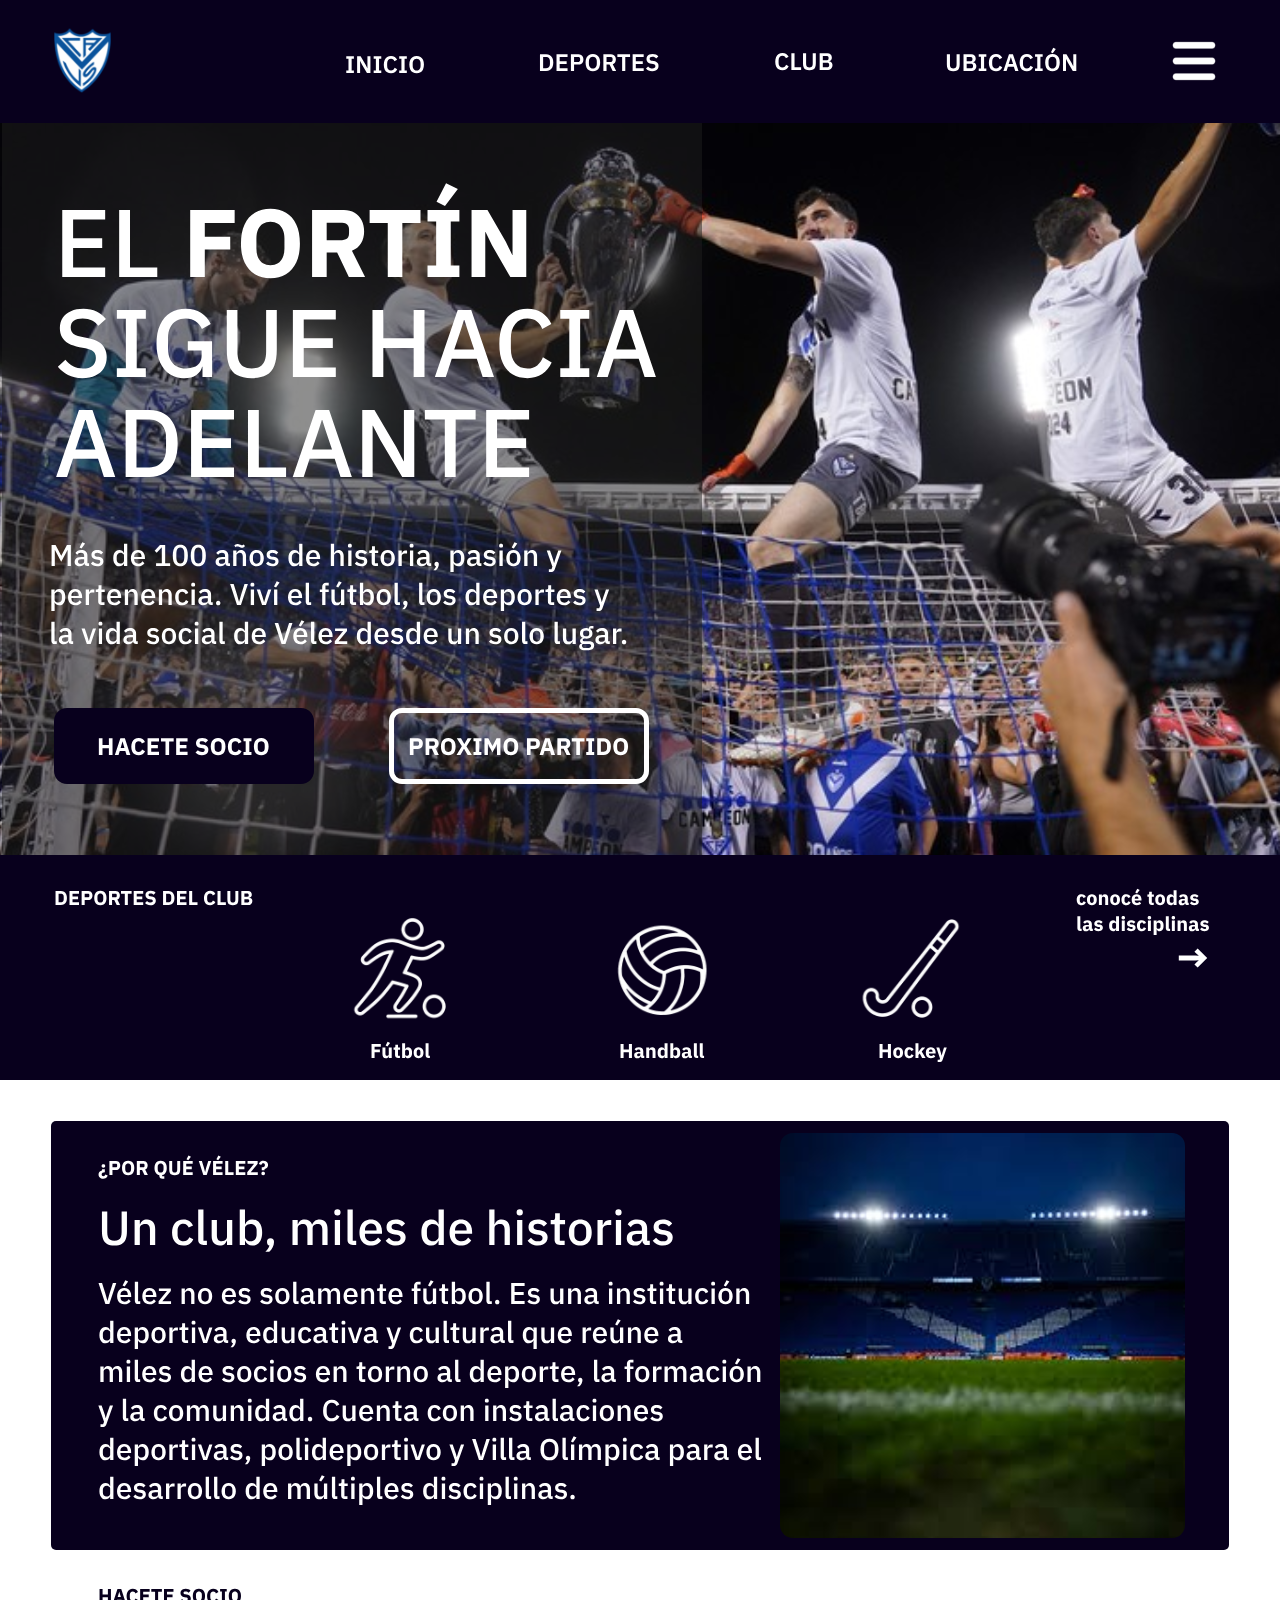
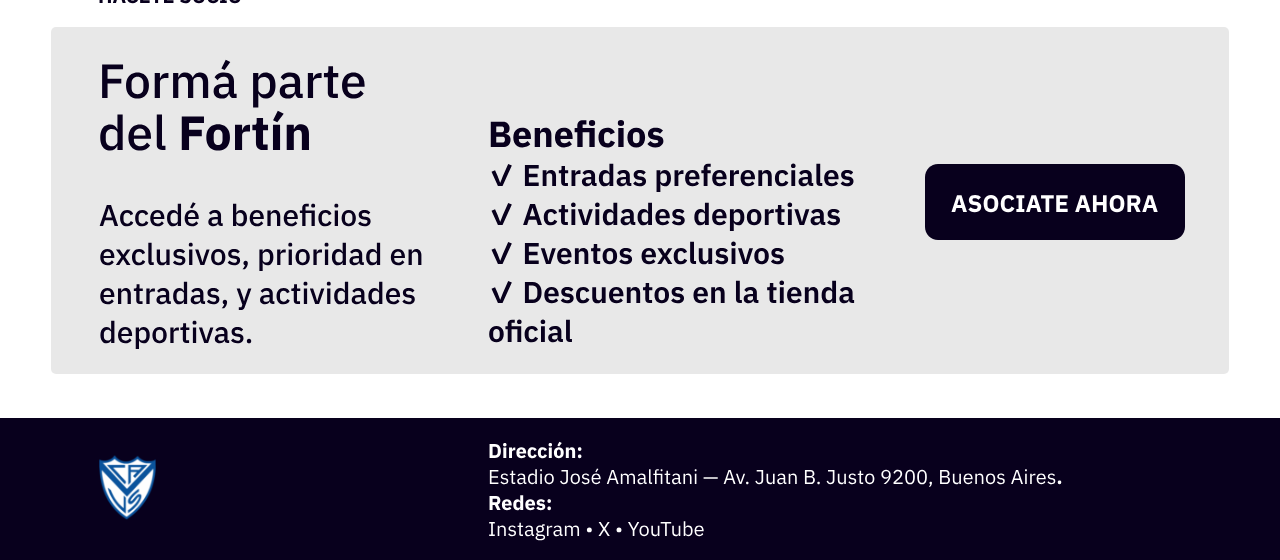
<file: index.html>
<!doctype html>
<html lang="es">
  <head>
    <meta charset="utf-8">
    <meta name="viewport" content="width=device-width, initial-scale=1">
    <title>Velez</title>
    <link rel="stylesheet" href="velez.css?v=2">
  </head>
  <body>
    <main class="page">
      <section class="screen screen-cover" id="inicio" aria-label="Portada Velez">
        <img src="desktopvelez.svg" alt="Portada Velez" class="screen-image">
        <a class="hotspot nav-socio" href="#inicio" aria-label="INICIO"></a>
        <a class="hotspot nav-deportes" href="#deportes" aria-label="DEPORTES"></a>
        <a class="hotspot nav-ubicacion" href="https://www.google.com/maps/place/Estadio+Jos%C3%A9+Amalfitani/@-34.635353,-58.5206891,17z/data=!3m1!4b1!4m6!3m5!1s0x95bcc8382fb08ab9:0xea0ca78972856a8e!8m2!3d-34.635353!4d-58.5206891!16zL20vMDd0Y21r?entry=ttu&g_ep=EgoyMDI2MDYxMy4wIKXMDSoASAFQAw%3D%3D" target="_blank" aria-label="UBICACION"></a>
        <a class="hotspot nav-club" href="#club" aria-label="CLUB"></a>
        <span id="deportes" class="anchor-target anchor-deportes" aria-hidden="true"></span>
      </section>

      <section class="screen" id="por-que-velez" aria-label="Por que Velez">
        <span id="club" class="anchor-target" aria-hidden="true"></span>
        <img src="desktop.svg" alt="Seccion por que Velez" class="screen-image">
        <a class="hotspot footer-velez" href="https://velez.com.ar/" target="_blank" aria-label="Sitio oficial Velez"></a>
        <a class="hotspot footer-instagram" href="https://www.instagram.com/velez/" target="_blank" aria-label="Instagram"></a>
        <a class="hotspot footer-x" href="https://x.com/Velez" target="_blank" aria-label="X"></a>
      </section>
    </main>
  </body>
</html>
</file>
<file: velez.css>
* {
  box-sizing: border-box;
}

html {
  margin: 0;
  padding: 0;
  scroll-behavior: smooth;
}

body {
  margin: 0;
  padding: 0;
  min-width: 320px;
  background: #ffffff;
}

.page {
  width: 100%;
  margin: 0;
  padding: 0;
}

.screen {
  position: relative;
  width: 100%;
  margin: 0;
  padding: 0;
  line-height: 0;
  overflow: hidden;
}

.screen-image {
  display: block;
  width: 100%;
  height: auto;
  margin: 0;
  padding: 0;
  border: 0;
}

.hotspot {
  position: absolute;
  z-index: 10;
  display: block;
  line-height: 1;
  text-decoration: none;
  background: transparent;
  cursor: pointer;
}

.hotspot:focus-visible {
  outline: 2px solid #ffffff;
  outline-offset: 4px;
}

.anchor-target {
  position: absolute;
  top: 0;
  left: 0;
  width: 1px;
  height: 1px;
}

.anchor-deportes {
  top: 78%;
}

.nav-socio {
  left: 33.8%;
  top: 4.35%;
  width: 10.8%;
  height: 3.4%;
}

.nav-deportes {
  left: 45.1%;
  top: 4.35%;
  width: 8.2%;
  height: 3.4%;
}

.nav-ubicacion {
  left: 80.5%;
  top: 4.35%;
  width: 9.5%;
  height: 3.4%;
  z-index: 10;
}

.nav-club {
  left: 54.4%;
  top: 4.35%;
  width: 5.6%;
  height: 3.4%;
  z-index: 12;
}

.footer-instagram {
  left: 38%;
  top: 92%;
  width: 12%;
  height: 4%;
}

.footer-velez {
  left: 7%;
  top: 88%;
  width: 10%;
  height: 8%;
}

.footer-x {
  left: 51%;
  top: 92%;
  width: 6%;
  height: 4%;
}
</file>
